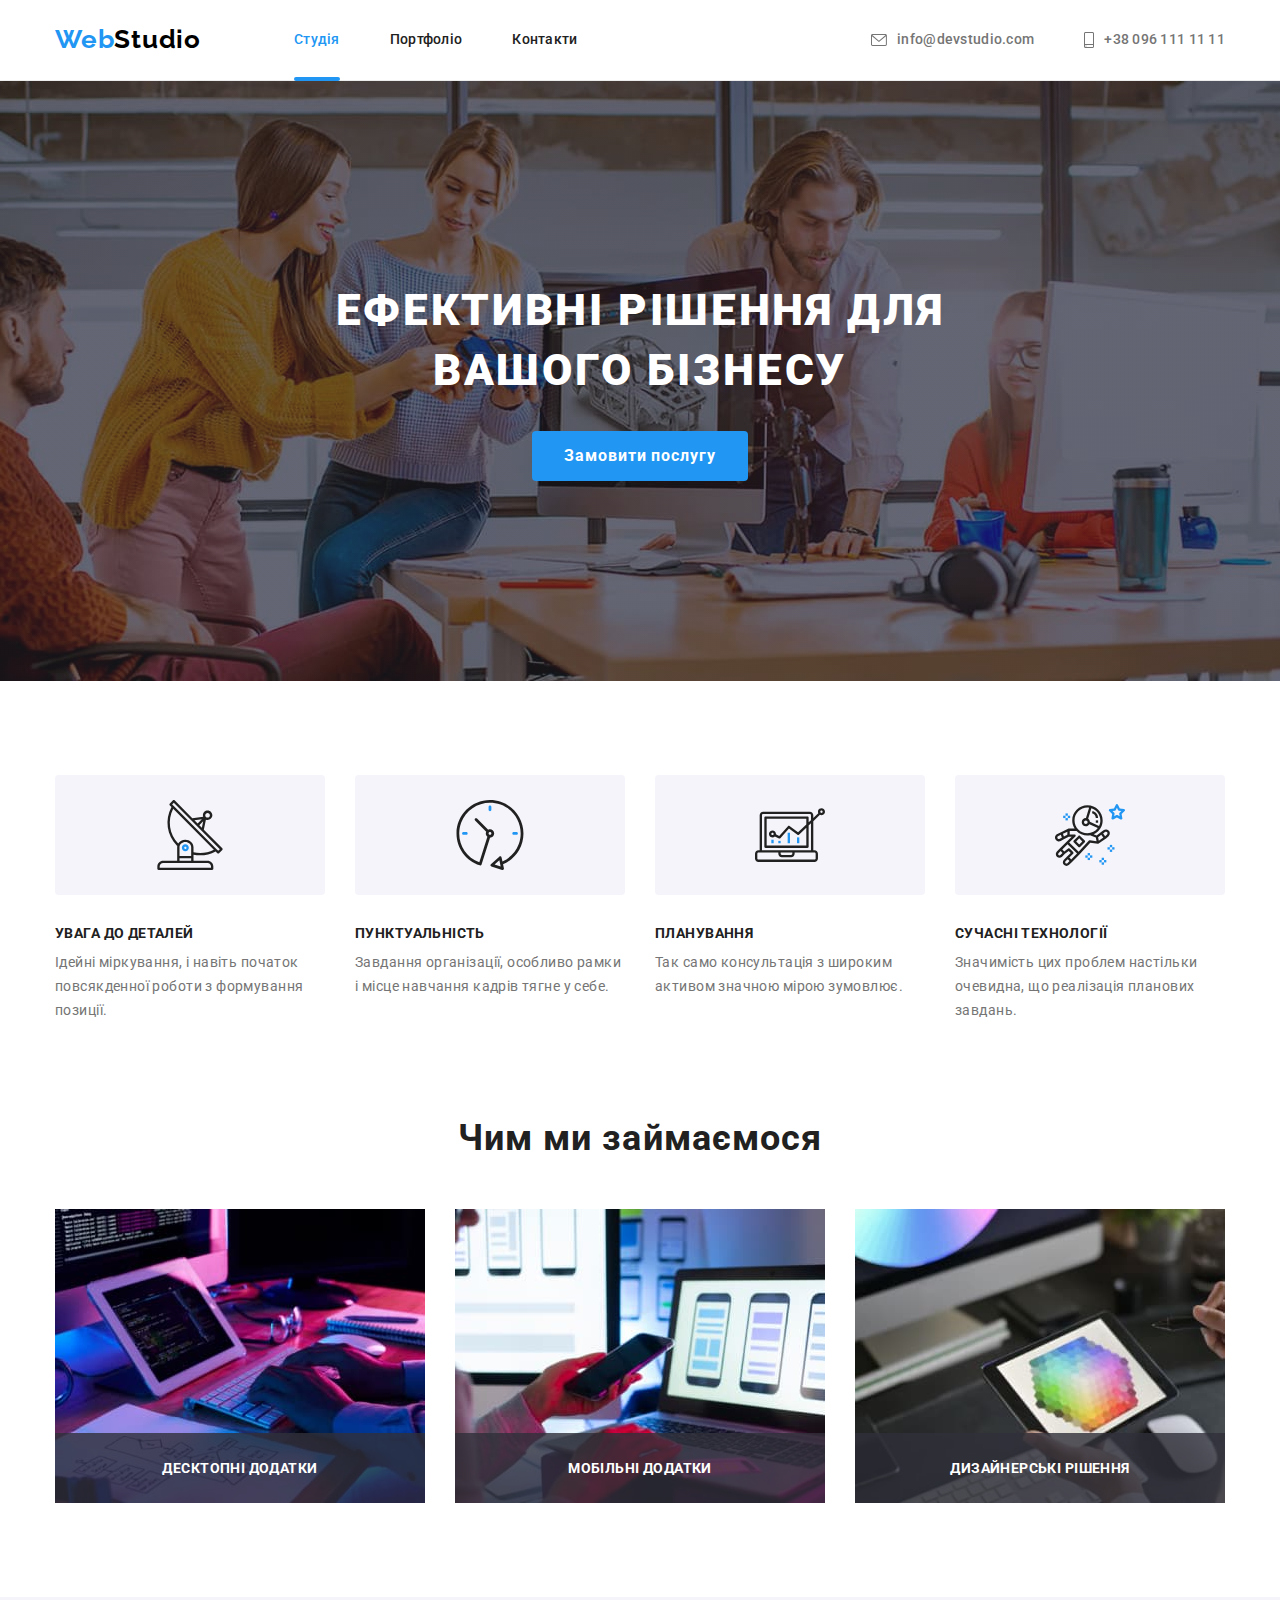
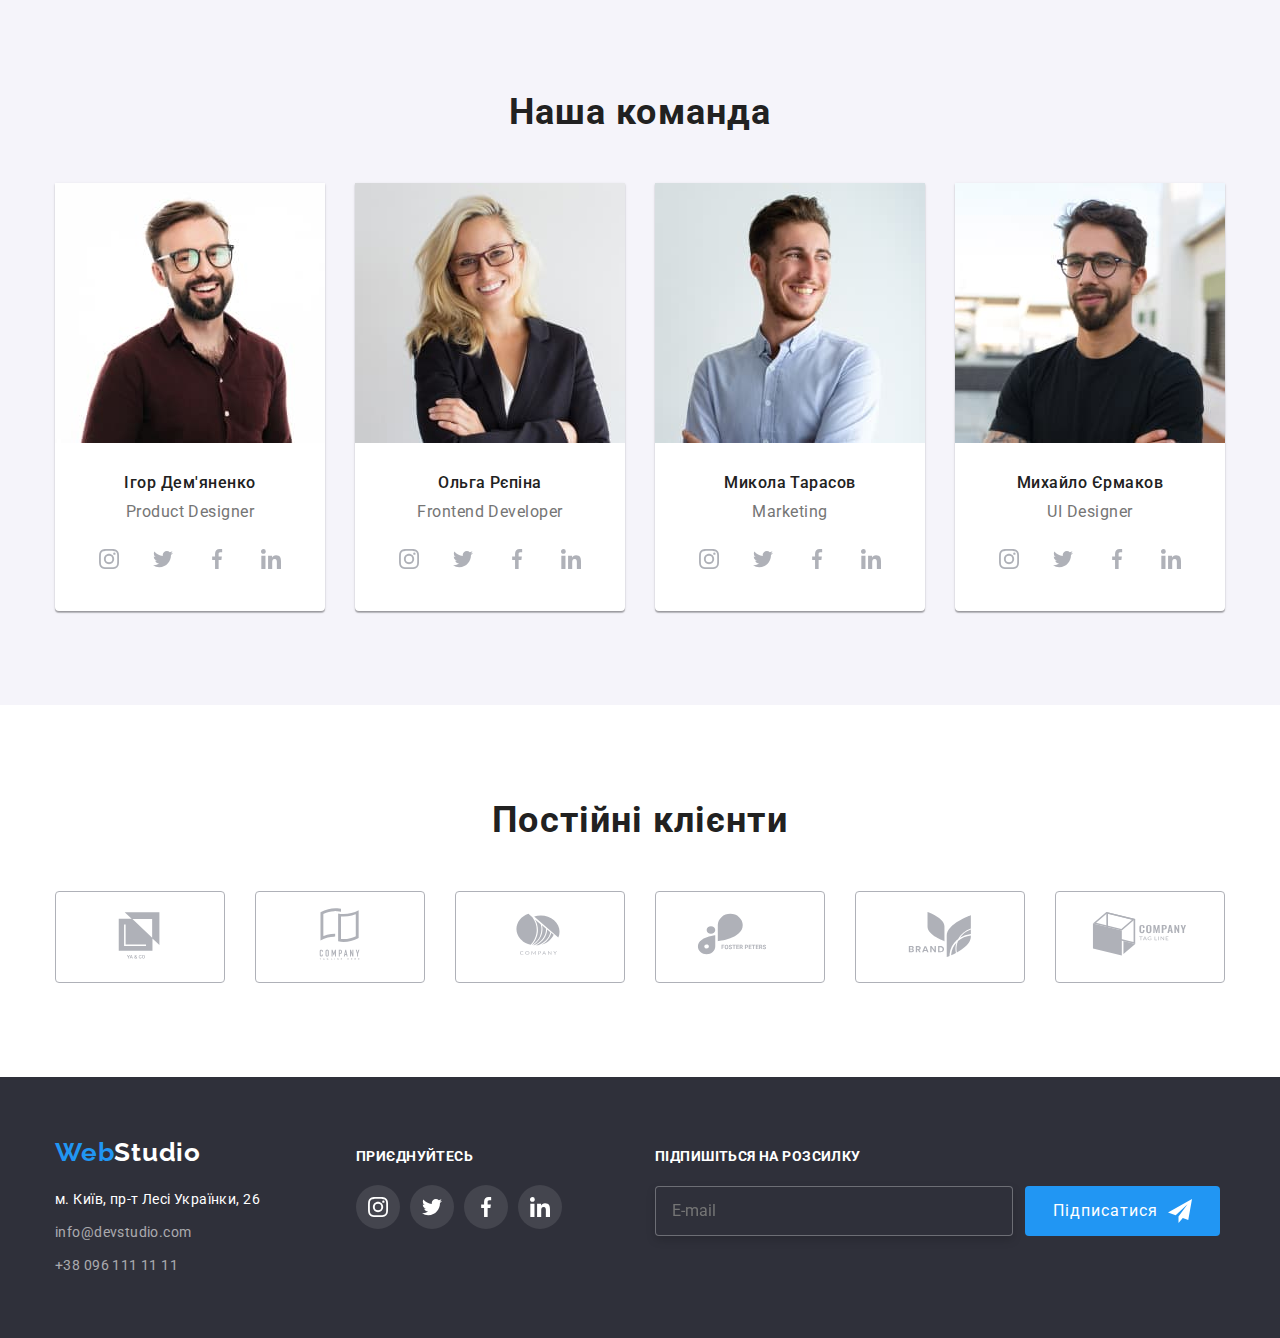
<file: index.html>
<!DOCTYPE html>
<html lang="uk">
  <head>
    <meta charset="UTF-8" />
    <meta http-equiv="X-UA-Compatible" content="IE=edge" />
    <meta name="viewport" content="width=device-width, initial-scale=1.0" />
    <title>Document</title>
    <link
      href="https://fonts.googleapis.com/css2?family=Raleway:wght@700&family=Roboto:wght@400;500;700;900&display=swap"
      rel="stylesheet"
    />
    <link
      rel="stylesheet"
      href="https://cdnjs.cloudflare.com/ajax/libs/modern-normalize/1.1.0/modern-normalize.min.css"
    />
    <link rel="stylesheet" href="./css/styles.css" />
  </head>
  <body>
    <!-- Хедер -->

    <header class="heder">
      <div class="container heder-container">
        <nav class="heder-nav">
          <a href="./index.html" class="logo">
            Web<span class="logo-title-black">Studio</span>
          </a>
          <ul class="site-nav list">
            <li class="item">
              <a href="./index.html" class="linc current">Студія</a>
            </li>
            <li class="item">
              <a href="./portfolio.html" class="linc">Портфоліо</a>
            </li>
            <li class="item">
              <a href="#" class="linc">Контакти</a>
            </li>
          </ul>
        </nav>
        <ul class="contact-nav list">
          <li class="item">
            <a href="mailto:info@devstudio.com " class="contact">
              <svg class="contact-icon" width="16" height="12">
                <use href="./images/icons.svg#icon-envelope"></use>
              </svg>

              info@devstudio.com</a
            >
          </li>
          <li class="item">
            <a href="tel:+380961111111" class="contact">
              <svg class="contact-icon" width="10" height="16">
                <use href="./images/icons.svg#icon-smartphone"></use>
              </svg>

              +38 096 111 11 11</a
            >
          </li>
        </ul>
      </div>
    </header>
    <main>
      <!--Герой-->

      <section class="hero">
        <div class="container">
          <h1 class="hero-title">Ефективні рішення для вашого бізнесу</h1>

          <button data-modal-open class="hero-button" type="button">
            Замовити послугу
          </button>
        </div>
      </section>

      <!--Наші особливості-->

      <section class="section">
        <div class="container">
          <h2 class="visually-hidden">Наші особливості</h2>

          <ul class="features list">
            <li class="item">
              <h3 class="element-title">Увага до деталей</h3>
              <p class="text">
                Ідейні міркування, і навіть початок повсякденної роботи з
                формування позиції.
              </p>
            </li>

            <li class="item">
              <h3 class="element-title">Пунктуальність</h3>
              <p class="text">
                Завдання організації, особливо рамки і місце навчання кадрів
                тягне у себе.
              </p>
            </li>

            <li class="item">
              <h3 class="element-title">Планування</h3>
              <p class="text">
                Так само консультація з широким активом значною мірою зумовлює.
              </p>
            </li>
            <li class="item">
              <h3 class="element-title">Сучасні технології</h3>
              <p class="text">
                Значимість цих проблем настільки очевидна, що реалізація
                планових завдань.
              </p>
            </li>
          </ul>
        </div>
      </section>

      <!--Чим ми займаємося-->

      <section class="section todo">
        <div class="container">
          <h2 class="section-title">Чим ми займаємося</h2>

          <ul class="list trade">
            <li class="item">
              <img
                src="./images/3-1.jpg"
                alt="Людина працює за комп'ютером"
                width="370"
              />
              <h3 class="todo-title">Десктопні додатки</h3>
            </li>
            <li class="item">
              <img
                src="./images/3-2.jpg"
                alt="Людина працює зі смартфоном"
                width="370"
              />
              <h3 class="todo-title">Мобільні додатки</h3>
            </li>
            <li class="item">
              <img
                src="./images/3-3.jpg"
                alt="Людина працює на планшеті"
                width="370"
              />
              <h3 class="todo-title">Дизайнерські рішення</h3>
            </li>
          </ul>
        </div>
      </section>

      <!--Наша команда-->

      <section class="section team">
        <div class="container">
          <h2 class="section-title">Наша команда</h2>
          <ul class="members list">
            <li class="fon-tim">
              <img
                src="./images/4-1.jpg"
                alt="Чоловік у червоній сорочці"
                width="270"
              />
              <div class="info-tim">
                <h3 class="title-tim">Ігор Дем'яненко</h3>
                <p class="text-tim">Product Designer</p>
                <ul class="social-list list">
                  <li class="item">
                    <a class="social-linc" href="#"
                      ><svg class="social-icon" width="20" height="20">
                        <use
                          href="./images/icons.svg#icon-instagram-2"
                        ></use></svg
                    ></a>
                  </li>
                  <li class="item">
                    <a class="social-linc" href="#"
                      ><svg class="social-icon" width="20" height="20">
                        <use
                          href="./images/icons.svg#icon-twitter-1"
                        ></use></svg
                    ></a>
                  </li>
                  <li class="item">
                    <a class="social-linc" href="#"
                      ><svg class="social-icon" width="20" height="20">
                        <use
                          href="./images/icons.svg#icon-facebook-1"
                        ></use></svg
                    ></a>
                  </li>
                  <li class="item">
                    <a class="social-linc" href="#"
                      ><svg class="social-icon" width="20" height="20">
                        <use
                          href="./images/icons.svg#icon-linkedin-1"
                        ></use></svg
                    ></a>
                  </li>
                </ul>
              </div>
            </li>
            <li class="fon-tim">
              <img src="./images/4-2.jpg" alt="Ефектна блондинка" width="270" />
              <div class="info-tim">
                <h3 class="title-tim">Ольга Рєпіна</h3>
                <p class="text-tim">Frontend Developer</p>
                <ul class="social-list list">
                  <li class="item">
                    <a class="social-linc" href="#"
                      ><svg class="social-icon" width="20" height="20">
                        <use
                          href="./images/icons.svg#icon-instagram-2"
                        ></use></svg
                    ></a>
                  </li>
                  <li class="item">
                    <a class="social-linc" href="#"
                      ><svg class="social-icon" width="20" height="20">
                        <use
                          href="./images/icons.svg#icon-twitter-1"
                        ></use></svg
                    ></a>
                  </li>
                  <li class="item">
                    <a class="social-linc" href="#"
                      ><svg class="social-icon" width="20" height="20">
                        <use
                          href="./images/icons.svg#icon-facebook-1"
                        ></use></svg
                    ></a>
                  </li>
                  <li class="item">
                    <a class="social-linc" href="#"
                      ><svg class="social-icon" width="20" height="20">
                        <use
                          href="./images/icons.svg#icon-linkedin-1"
                        ></use></svg
                    ></a>
                  </li>
                </ul>
              </div>
            </li>
            <li class="fon-tim">
              <img
                src="./images/4-3.jpg"
                alt="Чоловік у білій сорочці"
                width="270"
              />
              <div class="info-tim">
                <h3 class="title-tim">Микола Тарасов</h3>
                <p class="text-tim">Marketing</p>
                <ul class="social-list list">
                  <li class="item">
                    <a class="social-linc" href="#"
                      ><svg class="social-icon" width="20" height="20">
                        <use
                          href="./images/icons.svg#icon-instagram-2"
                        ></use></svg
                    ></a>
                  </li>
                  <li class="item">
                    <a class="social-linc" href="#"
                      ><svg class="social-icon" width="20" height="20">
                        <use
                          href="./images/icons.svg#icon-twitter-1"
                        ></use></svg
                    ></a>
                  </li>
                  <li class="item">
                    <a class="social-linc" href="#"
                      ><svg class="social-icon" width="20" height="20">
                        <use
                          href="./images/icons.svg#icon-facebook-1"
                        ></use></svg
                    ></a>
                  </li>
                  <li class="item">
                    <a class="social-linc" href="#"
                      ><svg class="social-icon" width="20" height="20">
                        <use
                          href="./images/icons.svg#icon-linkedin-1"
                        ></use></svg
                    ></a>
                  </li>
                </ul>
              </div>
            </li>
            <li class="fon-tim">
              <img
                src="./images/4-4.jpg"
                alt="Чоловік у чорній футболці"
                width="270"
              />
              <div class="info-tim">
                <h3 class="title-tim">Михайло Єрмаков</h3>
                <p class="text-tim">UI Designer</p>
                <ul class="social-list list">
                  <li class="item">
                    <a class="social-linc" href="#"
                      ><svg class="social-icon" width="20" height="20">
                        <use
                          href="./images/icons.svg#icon-instagram-2"
                        ></use></svg
                    ></a>
                  </li>
                  <li class="item">
                    <a class="social-linc" href="#"
                      ><svg class="social-icon" width="20" height="20">
                        <use
                          href="./images/icons.svg#icon-twitter-1"
                        ></use></svg
                    ></a>
                  </li>
                  <li class="item">
                    <a class="social-linc" href="#"
                      ><svg class="social-icon" width="20" height="20">
                        <use
                          href="./images/icons.svg#icon-facebook-1"
                        ></use></svg
                    ></a>
                  </li>
                  <li class="item">
                    <a class="social-linc" href="#"
                      ><svg class="social-icon" width="20" height="20">
                        <use
                          href="./images/icons.svg#icon-linkedin-1"
                        ></use></svg
                    ></a>
                  </li>
                </ul>
              </div>
            </li>
          </ul>
        </div>
      </section>
      <!-- Постійні клієнти -->
      <section class="section">
        <div class="container">
          <h2 class="section-title">Постійні клієнти</h2>

          <ul class="client-list list">
            <li class="item">
              <a class="client-linc" href="#"
                ><span class="client-img"
                  ><svg class="client-icon" width="106" height="60">
                    <use
                      href="./images/icons.svg#icon-client-1"
                    ></use></svg></span
              ></a>
            </li>
            <li class="item">
              <a class="client-linc" href="#"
                ><span class="client-img"
                  ><svg class="client-icon" width="106" height="60">
                    <use
                      href="./images/icons.svg#icon-client-2"
                    ></use></svg></span
              ></a>
            </li>
            <li class="item">
              <a class="client-linc" href="#"
                ><span class="client-img"
                  ><svg class="client-icon" width="106" height="60">
                    <use
                      href="./images/icons.svg#icon-client-3"
                    ></use></svg></span
              ></a>
            </li>
            <li class="item">
              <a class="client-linc" href="#"
                ><span class="client-img"
                  ><svg class="client-icon" width="106" height="60">
                    <use
                      href="./images/icons.svg#icon-client-4"
                    ></use></svg></span
              ></a>
            </li>
            <li class="item">
              <a class="client-linc" href="#"
                ><span class="client-img"
                  ><svg class="client-icon" width="106" height="60">
                    <use
                      href="./images/icons.svg#icon-client-5"
                    ></use></svg></span
              ></a>
            </li>
            <li class="item">
              <a class="client-linc" href="#"
                ><span class="client-img"
                  ><svg class="client-icon" width="106" height="60">
                    <use
                      href="./images/icons.svg#icon-client-6"
                    ></use></svg></span
              ></a>
            </li>
          </ul>
        </div>
      </section>
    </main>
    <footer class="footer">
      <div class="container">
        <div class="footer-nav">
          <div class="footer-bar">
            <div class="logo-footer">
              <a href="./index.html" class="logo"
                >Web<span class="title-logo-light">Studio</span>
              </a>
            </div>
            <address class="adress-nav">
              <ul class="list footer-adress">
                <li class="item">
                  <a
                    href="https://goo.gl/maps/hLnJLnm5KdbcXGnV6"
                    target="_blank"
                    rel="noopener noreferrer nofollow"
                    class="adress map"
                    >м. Київ, пр-т Лесі Українки, 26</a
                  >
                </li>
                <li class="item">
                  <a href="mailto:info@devstudio.com " class="adress"
                    >info@devstudio.com</a
                  >
                </li>
                <li class="item">
                  <a href="tel:+380961111111" class="adress"
                    >+38 096 111 11 11</a
                  >
                </li>
              </ul>
            </address>
          </div>

          <div class="social-footer">
            <h3 class="social-title-footer">Приєднуйтесь</h3>
            <ul class="social-list-footer list">
              <li class="item">
                <a class="social-linc-footer" href="#"
                  ><svg class="social-icon" width="20" height="20">
                    <use href="./images/icons.svg#icon-instagram-2"></use>
                  </svg>
                </a>
              </li>
              <li class="item">
                <a class="social-linc-footer" href="#"
                  ><svg class="social-icon" width="20" height="20">
                    <use href="./images/icons.svg#icon-twitter-1"></use>
                  </svg>
                </a>
              </li>
              <li class="item">
                <a class="social-linc-footer" href="#"
                  ><svg class="social-icon" width="20" height="20">
                    <use href="./images/icons.svg#icon-facebook-1"></use>
                  </svg>
                </a>
              </li>
              <li class="item">
                <a class="social-linc-footer" href="#"
                  ><svg class="social-icon" width="20" height="20">
                    <use href="./images/icons.svg#icon-linkedin-1"></use>
                  </svg>
                </a>
              </li>
            </ul>
          </div>

          <form class="form-footer">
            <b class="form-footer-title">Підпишіться на розсилку</b>

            <div class="form-footer-field">
              <input
                class="form-footer-input"
                type="email"
                name="email"
                id="email-footer"
                placeholder="E-mail"
              />

              <button class="form-footer-button" type="submit">
                Підписатися
              </button>
              <svg class="form-footer-icon" width="24" height="24">
                <use href="./images/icons.svg#icon-send"></use>
              </svg>
            </div>
          </form>
        </div>
      </div>
    </footer>

    <div class="backdrop is-hidden" data-modal>
      <div class="modal">
        <button data-modal-close class="close-button" type="button">
          <svg class="close-button-icon" width="18" height="18">
            <use href="./images/icons.svg#icon-close-black"></use>
          </svg>
        </button>
        <form class="form">
          <b class="form-title">Залиште свої дані, ми вам передзвонимо</b>

          <div class="form-field">
            <label class="form-label" for="name">Ім'я</label>
            <div class="form-decor">
              <input class="form-input" type="text" name="name" id="name" />
              <svg class="form-icon" width="18" height="18">
                <use href="./images/icons.svg#icon-person-black-18dp"></use>
              </svg>
            </div>
          </div>

          <div class="form-field">
            <label class="form-label" for="tel">Телефон</label>
            <div class="form-decor">
              <input class="form-input" type="tel" name="tel" id="tel" />
              <svg class="form-icon" width="18" height="18">
                <use href="./images/icons.svg#icon-phone-black-18dp"></use>
              </svg>
            </div>
          </div>

          <div class="form-field">
            <label class="form-label" for="email">Пошта</label>
            <div class="form-decor">
              <input class="form-input" type="email" name="email" id="email" />
              <svg class="form-icon" width="18" height="18">
                <use href="./images/icons.svg#icon-email-black-18dp"></use>
              </svg>
            </div>
          </div>

          <div class="form-field">
            <label class="form-label" for="comment">Коментар</label>
            <textarea
              class="form-textarea"
              name="comment"
              id="comment"
              placeholder="Введіть текст"
            ></textarea>
          </div>

          <div class="custom-checkbox">
            <label class="checkbox-label" for="checkbox-modal">
              <input
                class="checkbox-input visually-hidden"
                type="checkbox"
                name="checkbox-modal"
                id="checkbox-modal"
              />

              <svg class="checkbox-icon" width="16" height="15">
                <use href="./images/icons.svg#icon-check"></use>
              </svg>
              Погоджуюся з розсилкою та приймаю
              <a class="checkbox-linc" href="#"> Умови договору</a></label
            >
          </div>

          <button class="form-button" type="submit">Відправити</button>
        </form>
      </div>
    </div>
    <script src="./js/modal.js"></script>
  </body>
</html>
</file>
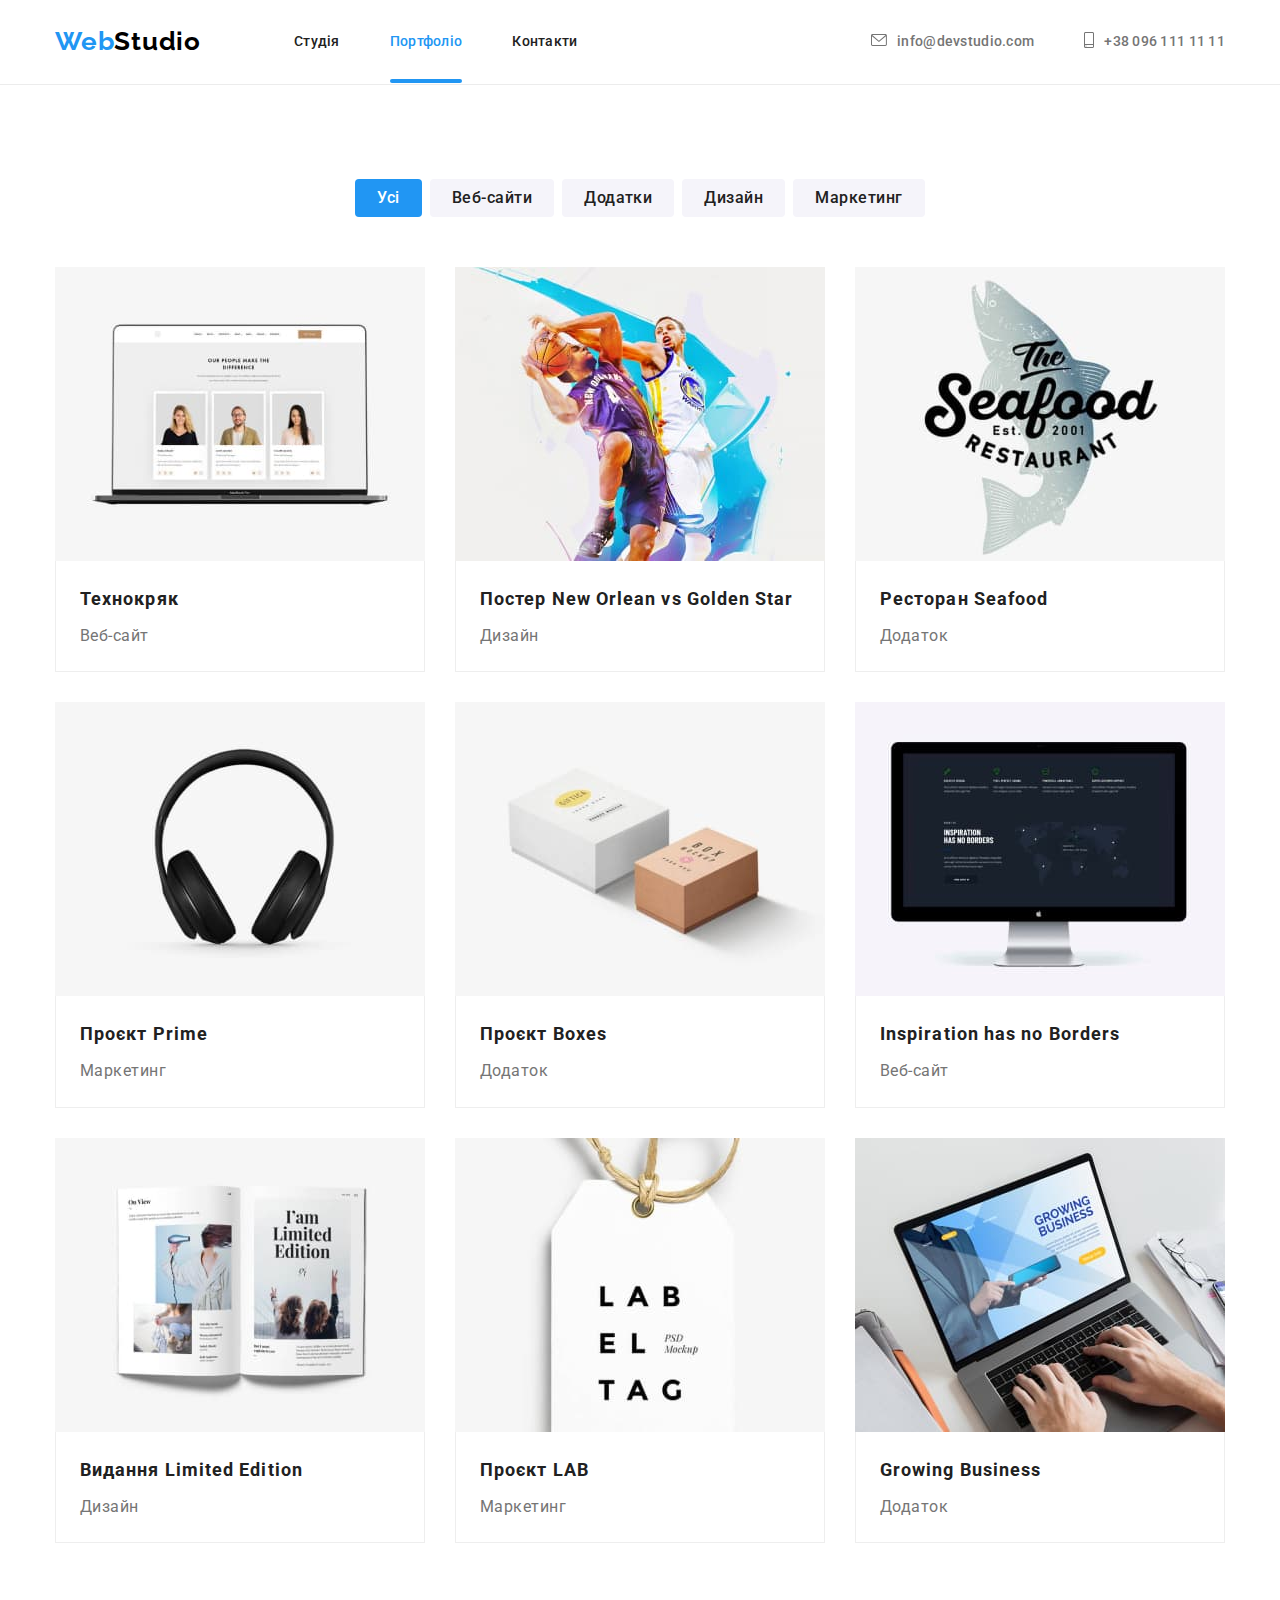
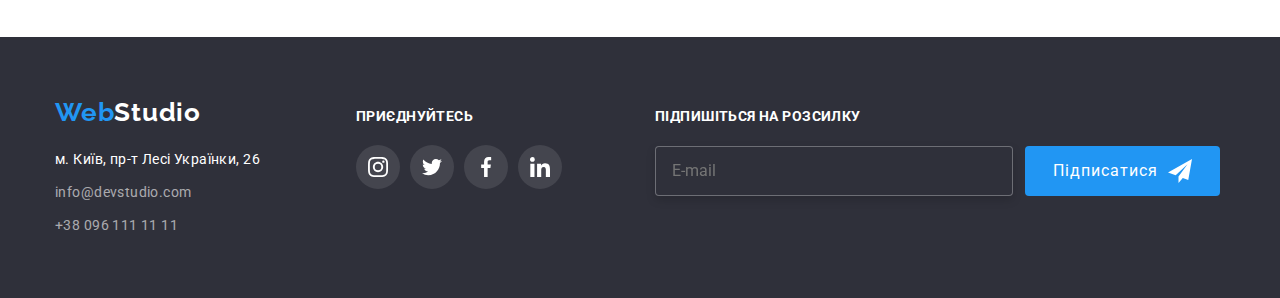
<file: portfolio.html>
<!DOCTYPE html>
<html lang="uk">
  <head>
    <meta charset="UTF-8" />
    <meta http-equiv="X-UA-Compatible" content="IE=edge" />
    <meta name="viewport" content="width=device-width, initial-scale=1.0" />
    <title>Document</title>
    <link
      href="https://fonts.googleapis.com/css2?family=Raleway:wght@700&family=Roboto:wght@400;500;700;900&display=swap"
      rel="stylesheet"
    />
    <link
      rel="stylesheet"
      href="https://cdnjs.cloudflare.com/ajax/libs/modern-normalize/1.1.0/modern-normalize.min.css"
    />
    <link rel="stylesheet" href="./css/styles.css" />
  </head>

  <body>
    <header class="heder">
      <div class="container heder-container">
        <nav class="heder-nav">
          <a href="./index.html" class="logo">
            Web<span class="logo-title-black">Studio</span>
          </a>
          <ul class="site-nav list">
            <li class="item">
              <a href="./index.html" class="linc">Студія</a>
            </li>
            <li class="item">
              <a href="./portfolio.html" class="linc current">Портфоліо</a>
            </li>
            <li class="item">
              <a href="#" class="linc">Контакти</a>
            </li>
          </ul>
        </nav>
        <ul class="contact-nav list">
          <li class="item">
            <a href="mailto:info@devstudio.com " class="contact"
              ><div class="contact-icon">
                <svg width="16" height="12">
                  <use href="./images/icons.svg#icon-envelope"></use>
                </svg>
              </div>
              info@devstudio.com</a
            >
          </li>
          <li class="item">
            <a href="tel:+380961111111" class="contact">
              <div class="contact-icon">
                <svg width="10" height="16">
                  <use href="./images/icons.svg#icon-smartphone"></use>
                </svg>
              </div>
              +38 096 111 11 11</a
            >
          </li>
        </ul>
      </div>
    </header>
    <main>
      <!--Наші роботи-->
      <section class="section">
        <div class="container">
          <h1 class="visually-hidden">Наші роботи</h1>
          <ul class="portfolio-filter list">
            <li class="item">
              <button class="filter-button current" type="button">Усі</button>
            </li>
            <li class="item">
              <button class="filter-button" type="button">Веб-сайти</button>
            </li>
            <li class="item">
              <button class="filter-button" type="button">Додатки</button>
            </li>
            <li class="item">
              <button class="filter-button" type="button">Дизайн</button>
            </li>
            <li class="item">
              <button class="filter-button" type="button">Маркетинг</button>
            </li>
          </ul>

          <ul class="portfolio list">
            <li class="item">
              <a href="#" class="project"
                ><div class="portfolio-overlay">
                  <img
                    src="./images/portfolio-1.jpg"
                    alt="Ноутбук з відкритим
              сайтом"
                    width="370"
                  />

                  <p class="overlay-text">
                    Ресурс пропонує комплексні пропозиції з різним рівнем
                    функціоналу та сервісів. Все це дозволить відвідувачу
                    отримати вичерпні відомості про компанію чи приватну особу.
                  </p>
                </div>

                <div class="portfolio-info">
                  <h2 class="portfolio-title">Технокряк</h2>
                  <p class="portfolio-text">Веб-сайт</p>
                </div>
              </a>
            </li>
            <li class="item">
              <a href="#" class="project">
                <div class="portfolio-overlay">
                  <img
                    src="./images/portfolio-2.jpg"
                    alt="Гра в баскетбол"
                    width="370"
                  />

                  <p class="overlay-text">
                    Ресурс пропонує комплексні пропозиції з різним рівнем
                    функціоналу та сервісів. Все це дозволить відвідувачу
                    отримати вичерпні відомості про компанію чи приватну особу.
                  </p>
                </div>

                <div class="portfolio-info">
                  <h2 class="portfolio-title">
                    Постер New Orlean vs Golden Star
                  </h2>
                  <p class="portfolio-text">Дизайн</p>
                </div>
              </a>
            </li>

            <li class="item">
              <a href="#" class="project"
                ><div class="portfolio-overlay">
                  <img
                    src="./images/portfolio-3.jpg"
                    alt="Емблема ресторану"
                    width="370"
                  />

                  <p class="overlay-text">
                    Ресурс пропонує комплексні пропозиції з різним рівнем
                    функціоналу та сервісів. Все це дозволить відвідувачу
                    отримати вичерпні відомості про компанію чи приватну особу.
                  </p>
                </div>

                <div class="portfolio-info">
                  <h2 class="portfolio-title">Ресторан Seafood</h2>
                  <p class="portfolio-text">Додаток</p>
                </div>
              </a>
            </li>

            <li class="item">
              <a href="#" class="project"
                ><div class="portfolio-overlay">
                  <img
                    src="./images/portfolio-4.jpg"
                    alt="Навушники"
                    width="370"
                  />

                  <p class="overlay-text">
                    Ресурс пропонує комплексні пропозиції з різним рівнем
                    функціоналу та сервісів. Все це дозволить відвідувачу
                    отримати вичерпні відомості про компанію чи приватну особу.
                  </p>
                </div>
                <div class="portfolio-info">
                  <h2 class="portfolio-title">Проєкт Prime</h2>
                  <p class="portfolio-text">Маркетинг</p>
                </div>
              </a>
            </li>
            <li class="item">
              <a href="#" class="project"
                ><div class="portfolio-overlay">
                  <img
                    src="./images/portfolio-5.jpg"
                    alt="Дві коробки"
                    width="370"
                  />

                  <p class="overlay-text">
                    Ресурс пропонує комплексні пропозиції з різним рівнем
                    функціоналу та сервісів. Все це дозволить відвідувачу
                    отримати вичерпні відомості про компанію чи приватну особу.
                  </p>
                </div>
                <div class="portfolio-info">
                  <h2 class="portfolio-title">Проєкт Boxes</h2>
                  <p class="portfolio-text">Додаток</p>
                </div>
              </a>
            </li>
            <li class="item">
              <a href="#" class="project"
                ><div class="portfolio-overlay">
                  <img
                    src="./images/portfolio-6.jpg"
                    alt="Монітор з відкритим
              сайтом"
                    width="370"
                  />

                  <p class="overlay-text">
                    Ресурс пропонує комплексні пропозиції з різним рівнем
                    функціоналу та сервісів. Все це дозволить відвідувачу
                    отримати вичерпні відомості про компанію чи приватну особу.
                  </p>
                </div>
                <div class="portfolio-info">
                  <h2 class="portfolio-title">Inspiration has no Borders</h2>
                  <p class="portfolio-text">Веб-сайт</p>
                </div>
              </a>
            </li>
            <li class="item">
              <a href="#" class="project"
                ><div class="portfolio-overlay">
                  <img
                    src="./images/portfolio-7.jpg"
                    alt="Відкрита книга"
                    width="370"
                  />

                  <p class="overlay-text">
                    Ресурс пропонує комплексні пропозиції з різним рівнем
                    функціоналу та сервісів. Все це дозволить відвідувачу
                    отримати вичерпні відомості про компанію чи приватну особу.
                  </p>
                </div>
                <div class="portfolio-info">
                  <h2 class="portfolio-title">Видання Limited Edition</h2>
                  <p class="portfolio-text">Дизайн</p>
                </div>
              </a>
            </li>
            <li class="item">
              <a href="#" class="project"
                ><div class="portfolio-overlay">
                  <img
                    src="./images/portfolio-8.jpg"
                    alt="Бірка з логотипом
              проєкту"
                    width="370"
                  />

                  <p class="overlay-text">
                    Ресурс пропонує комплексні пропозиції з різним рівнем
                    функціоналу та сервісів. Все це дозволить відвідувачу
                    отримати вичерпні відомості про компанію чи приватну особу.
                  </p>
                </div>
                <div class="portfolio-info">
                  <h2 class="portfolio-title">Проєкт LAB</h2>
                  <p class="portfolio-text">Маркетинг</p>
                </div>
              </a>
            </li>
            <li class="item">
              <a href="#" class="project"
                ><div class="portfolio-overlay">
                  <img
                    src="./images/portfolio-9.jpg"
                    alt="Людина працює на
              ноутбуці"
                    width="370"
                  />

                  <p class="overlay-text">
                    Ресурс пропонує комплексні пропозиції з різним рівнем
                    функціоналу та сервісів. Все це дозволить відвідувачу
                    отримати вичерпні відомості про компанію чи приватну особу.
                  </p>
                </div>

                <div class="portfolio-info">
                  <h2 class="portfolio-title">Growing Business</h2>
                  <p class="portfolio-text">Додаток</p>
                </div>
              </a>
            </li>
          </ul>
        </div>
      </section>
    </main>
    <footer class="footer">
      <div class="container">
        <div class="footer-nav">
          <div class="footer-bar">
            <div class="logo-footer">
              <a href="./index.html" class="logo"
                >Web<span class="title-logo-light">Studio</span>
              </a>
            </div>
            <address class="adress-nav">
              <ul class="list footer-adress">
                <li class="item">
                  <a
                    href="https://goo.gl/maps/hLnJLnm5KdbcXGnV6"
                    target="_blank"
                    rel="noopener noreferrer nofollow"
                    class="adress map"
                    >м. Київ, пр-т Лесі Українки, 26</a
                  >
                </li>
                <li class="item">
                  <a href="mailto:info@devstudio.com " class="adress"
                    >info@devstudio.com</a
                  >
                </li>
                <li class="item">
                  <a href="tel:+380961111111" class="adress"
                    >+38 096 111 11 11</a
                  >
                </li>
              </ul>
            </address>
          </div>

          <div class="social-footer">
            <h3 class="social-title-footer">Приєднуйтесь</h3>
            <ul class="social-list-footer list">
              <li class="item">
                <a class="social-linc-footer" href="#"
                  ><svg class="social-icon" width="20" height="20">
                    <use href="./images/icons.svg#icon-instagram-2"></use>
                  </svg>
                </a>
              </li>
              <li class="item">
                <a class="social-linc-footer" href="#"
                  ><svg class="social-icon" width="20" height="20">
                    <use href="./images/icons.svg#icon-twitter-1"></use>
                  </svg>
                </a>
              </li>
              <li class="item">
                <a class="social-linc-footer" href="#"
                  ><svg class="social-icon" width="20" height="20">
                    <use href="./images/icons.svg#icon-facebook-1"></use>
                  </svg>
                </a>
              </li>
              <li class="item">
                <a class="social-linc-footer" href="#"
                  ><svg class="social-icon" width="20" height="20">
                    <use href="./images/icons.svg#icon-linkedin-1"></use>
                  </svg>
                </a>
              </li>
            </ul>
          </div>

          <form class="form-footer">
            <b class="form-footer-title">Підпишіться на розсилку</b>

            <div class="form-footer-field">
              <input
                class="form-footer-input"
                type="email"
                name="email"
                id="email-footer"
                placeholder="E-mail"
              />

              <button class="form-footer-button" type="submit">
                Підписатися
              </button>
              <svg class="form-footer-icon" width="24" height="24">
                <use href="./images/icons.svg#icon-send"></use>
              </svg>
            </div>
          </form>
        </div>
      </div>
    </footer>
  </body>
</html>
</file>
<file: css/styles.css>
/* Основний колір тексту #757575 */
/* Другорядний колір тексту #212121 */
/* Білий #FFFFFF*/
/* Чорний #000000/
/* Синій #2196F3 */
/* Акцент #2196F3*/
/* Колір фону героя #2F303A  */
/* Другорядний колір фону #F5F4FA  */

html {
  box-sizing: border-box;
}

*,
*::before,
*::after {
  box-sizing: inherit;
}

:root {
  --primary-text-color: #757575;
  --secondary-text-color: #212121;
  --accent: #2196f3;
  --hero-background-color: #2f303a;
  --secondary-background-color: #f5f4fa;
  --white-color: #ffffff;
  --black-color: #000000;
  --bhero-button-active: #188ce8;
  --primary-icon-color: #afb1b8;
}

body {
  color: var(--primary-text-color);
  background-color: var(--white-color);
  font-family: Roboto, sans-serif;
}

.container {
  width: 1200px;

  margin-left: auto;
  margin-right: auto;
  padding-right: 15px;
  padding-left: 15px;
}

.section {
  padding: 94px 0;
}

/* Утиліти */

h1,
h2,
h3,
h4,
h5,
h6,
p,
ul {
  margin-top: 0;
  margin-bottom: 0;
  padding: 0;
}

.list {
  list-style: none;
}

img {
  display: block;
  max-width: 100%;
  height: auto;
  object-fit: cover;
}

/* Хедер */

.heder {
  border-bottom: 1px solid #ececec;
}

.heder-container {
  display: flex;
  align-items: center;
  justify-content: space-between;
}

.heder-nav {
  display: flex;
  align-items: center;
}

.logo,
.logo-footer {
  color: var(--accent);
  font-family: Raleway, sans-serif;
  font-weight: 700;
  font-size: 26px;
  line-height: 1.2;
  letter-spacing: 0.03em;
  text-decoration: none;
}

.logo-title-black {
  color: var(--black-color);
}

.site-nav {
  display: flex;
  margin-left: 93px;
}

.site-nav .item:not(:last-child) {
  margin-right: 50px;
}

.site-nav .linc {
  display: block;
  padding-bottom: 32px;
  padding-top: 32px;

  color: var(--secondary-text-color);
  font-weight: 500;
  font-size: 14px;
  line-height: 1.14;
  letter-spacing: 0.02em;
  text-decoration: none;

  transition-property: color;
  transition-duration: 250ms;
  transition-timing-function: cubic-bezier(0.4, 0, 0.2, 1);
}

.site-nav .linc:hover,
.site-nav .linc:focus {
  color: var(--accent);
}

.site-nav .linc.current {
  color: var(--accent);
  position: relative;
}
.site-nav .linc.current::after {
  content: "";
  position: absolute;
  display: block;
  background-color: var(--accent);
  width: 100%;
  height: 4px;
  border-radius: 2px;
  bottom: -1px;
  right: 0px;
}

.contact-nav {
  display: flex;
}

.contact-nav .item:not(:last-child) {
  margin-right: 50px;
}

.contact-nav .contact {
  fill: currentColor;
  display: inline-flex;
  height: 100%;
  align-items: center;
  padding-bottom: 32px;
  padding-top: 32px;
  color: var(--primary-text-color);
  font-weight: 500;
  font-size: 14px;
  line-height: 1.14;
  letter-spacing: 0.02em;
  text-decoration: none;

  transition-property: color;
  transition-duration: 250ms;
  transition-timing-function: cubic-bezier(0.4, 0, 0.2, 1);
}

.contact-nav .contact:hover,
.contact-nav .contact:focus {
  color: var(--accent);
}

.contact-icon {
  margin-right: 10px;
}
/* Герой */

.hero {
  color: var(--white-color);
  background-color: var(--hero-background-color);
  text-align: center;

  padding-top: 200px;
  padding-bottom: 200px;
  max-width: 1600px;
  height: 600px;
  margin-left: auto;
  margin-right: auto;
  background-image: linear-gradient(
      rgba(47, 48, 58, 0.4),
      rgba(47, 48, 58, 0.4)
    ),
    url(../images/hero-fon.jpg);
  background-size: cover;
  background-repeat: no-repeat;
  background-position: center;
}

.hero-title {
  margin-left: auto;
  margin-right: auto;
  width: 696px;

  margin-bottom: 30px;
  font-weight: 900;
  font-size: 44px;
  line-height: 1.36;
  letter-spacing: 0.06em;
  text-transform: uppercase;
}

.hero-button {
  margin-left: auto;
  margin-right: auto;
  border: 0;
  border-radius: 4px;
  padding: 10px 32px;

  color: var(--white-color);
  background-color: var(--accent);
  cursor: pointer;
  font-family: inherit;
  font-weight: 700;
  font-size: 16px;
  line-height: 1.88;
  letter-spacing: 0.06em;

  transition-property: color;
  transition-duration: 250ms;
  transition-timing-function: cubic-bezier(0.4, 0, 0.2, 1);
}

.hero-button:hover,
.hero-button:focus {
  background-color: var(--bhero-button-active);
}

/* Наші особливості */

.visually-hidden {
  position: absolute;
  white-space: nowrap;
  width: 1px;
  height: 1px;
  overflow: hidden;
  border: 0;
  padding: 0;
  clip: rect(0 0 0 0);
  clip-path: inset(50%);
  margin: -1px;
}

.element-title {
  margin-top: 30px;
  margin-bottom: 10px;
  color: var(--secondary-text-color);
  font-size: 14px;
  line-height: 1.17;
  letter-spacing: 0.03em;
  text-transform: uppercase;
}

.section .text {
  font-size: 14px;
  line-height: 1.7;
  letter-spacing: 0.03em;
}

.features {
  display: flex;
}
.features .item:not(:last-child) {
  margin-right: 30px;
}
.features .item::before {
  display: block;
  content: "";

  background-repeat: no-repeat;
  background-position: center;
  border-radius: 4px;
  background-color: var(--secondary-background-color);

  width: 270px;
  height: 120px;
}
.features .item:nth-child(1)::before {
  background-image: url(../images/antenna.svg);
}

.features .item:nth-child(2):before {
  background-image: url(../images/clock.svg);
}

.features .item:nth-child(3):before {
  background-image: url(../images/diagram.svg);
}
.features .item:nth-child(4):before {
  background-image: url(../images/astronaut.svg);
}
/* Чим ми займаємося */

.section-title {
  text-align: center;
  margin-bottom: 50px;
  color: var(--secondary-text-color);

  font-weight: 700;
  font-size: 36px;
  line-height: 1.17;
  letter-spacing: 0.03em;
}
.section.todo {
  padding-top: 0;
}

.trade {
  display: flex;
}

.trade .item:not(:last-child) {
  margin-right: 30px;
}
.trade .item {
  position: relative;

  width: 370px;
}
.todo-title {
  width: 100%;
  position: absolute;
  bottom: 0;
  right: 0;

  text-align: center;
  padding-top: 27px;
  padding-bottom: 27px;
  color: var(--white-color);
  background-color: rgba(47, 48, 58, 0.8);

  font-size: 14px;
  line-height: 1.17;
  letter-spacing: 0.03em;
  text-transform: uppercase;
}

/* Наша команда */

.team {
  background-color: var(--secondary-background-color);
}
.info-tim {
  padding: 30px;
}

.fon-tim {
  width: 270px;
  background: var(--white-color);
  border-bottom-right-radius: 4px;
  border-bottom-left-radius: 4px;
  box-shadow: 0px 1px 3px rgba(0, 0, 0, 0.12), 0px 1px 1px rgba(0, 0, 0, 0.14),
    0px 2px 1px rgba(0, 0, 0, 0.2);
}

.title-tim {
  text-align: center;
  margin-bottom: 10px;
  color: var(--secondary-text-color);
  font-weight: 500;
  font-size: 16px;
  line-height: 1.19;
  letter-spacing: 0.03em;
}

.text-tim {
  margin-bottom: 16px;
  text-align: center;

  font-size: 16px;
  line-height: 1.19;
  letter-spacing: 0.03em;
}
.social-list {
  display: flex;
  justify-content: center;
  align-items: center;
}

.social-linc {
  display: flex;
  align-items: center;
  justify-content: center;
  border-radius: 50%;
  fill: currentColor;

  width: 44px;
  height: 44px;
  background-color: var(--white-color);
  color: var(--primary-icon-color);

  transition-property: color, background-color;
  transition-duration: 250ms;
  transition-timing-function: cubic-bezier(0.4, 0, 0.2, 1);
}

.social-linc:hover,
.social-linc:focus {
  background-color: var(--accent);
  color: var(--white-color);
}

.social-list .item:not(:last-child) {
  margin-right: 10px;
}

.members {
  display: flex;
  align-items: center;
  justify-content: center;
}
.members .fon-tim:not(:last-child) {
  margin-right: 30px;
}

.social-list.item:not(:last-child) {
  margin-right: 30px;
}

/* Постійні клієнти */

.client-list {
  display: flex;
  align-items: center;
  justify-content: center;
}
.client-list .item:not(:last-child) {
  margin-right: 30px;
}

.client-linc {
  display: flex;
  align-items: center;
  justify-content: center;
  border: 1px solid var(--primary-icon-color);
  border-radius: 4px;
  fill: currentColor;

  color: var(--primary-icon-color);
  width: 170px;
  height: 92px;
  background-color: var(--white-color);

  transition-property: color, background-color, border-color;
  transition-duration: 250ms;
  transition-timing-function: cubic-bezier(0.4, 0, 0.2, 1);
}

.client-linc:hover,
.client-linc:focus {
  background-color: var(--white-color);
  color: var(--accent);
  border-color: var(--accent);
}
/* Нащі роботи */

.portfolio-filter {
  display: flex;
  justify-content: center;
  margin-bottom: 50px;
}

.portfolio-filter .item:not(:last-child) {
  margin-right: 8px;
}

.filter-button {
  border: 0;
  border-radius: 4px;
  padding: 6px 22px;
  cursor: pointer;
  color: var(--secondary-text-color);
  background-color: var(--secondary-background-color);
  font-family: inherit;
  font-weight: 500;
  font-size: 16px;
  line-height: 1.63;
  letter-spacing: 0.03em;

  transition-property: color, background-color, box-shadow;
  transition-duration: 250ms;
  transition-timing-function: cubic-bezier(0.4, 0, 0.2, 1);
}

.filter-button:hover,
.filter-button:focus {
  color: var(--white-color);
  background-color: var(--accent);
  box-shadow: 0px 3px 1px rgba(0, 0, 0, 0.1), 0px 1px 2px rgba(0, 0, 0, 0.08),
    0px 2px 2px rgba(0, 0, 0, 0.12);
}

.filter-button.current {
  color: var(--white-color);
  background-color: var(--accent);
}

.portfolio {
  display: flex;
  flex-wrap: wrap;
}

.portfolio .item {
  width: 370px;
  margin-right: 30px;
  margin-bottom: 30px;
  cursor: pointer;
}
.project {
  display: block;
  text-decoration: none;
  color: inherit;

  transition-property: box-shadow;
  transition-duration: 250ms;
  transition-timing-function: cubic-bezier(0.4, 0, 0.2, 1);
}

.portfolio .project:hover,
.portfolio .project:focus {
  box-shadow: 0px 1px 1px rgba(0, 0, 0, 0.12), 0px 4px 4px rgba(0, 0, 0, 0.06),
    1px 4px 6px rgba(0, 0, 0, 0.16);
}

.portfolio .item:nth-child(3n) {
  margin-right: 0;
}

.portfolio .item:nth-last-child(-n + 3) {
  margin-bottom: 0;
}

.portfolio-title {
  margin-bottom: 4px;
  color: var(--secondary-text-color);
  font-size: 18px;
  line-height: 2;
  letter-spacing: 0.06em;
}
.portfolio-overlay {
  position: relative;
  overflow: hidden;
}

.overlay-text {
  position: absolute;
  top: 0;
  left: 0;

  pointer-events: none;

  width: 100%;
  height: 100%;

  padding: 63px 24px;
  color: var(--white-color);
  background-color: rgba(33, 150, 243, 0.9);

  font-size: 18px;
  line-height: 1.55;
  letter-spacing: 0.03em;

  transform: translateY(100%);
  transition: transform 250ms cubic-bezier(0.4, 0, 0.2, 1);
}

.project:hover .overlay-text,
.project:focus .overlay-text {
  transform: translateY(0);
}

.portfolio-text {
  font-size: 16px;
  line-height: 1.9;
  letter-spacing: 0.03em;
}

.portfolio-info {
  border-right: 1px solid #eeeeee;
  border-left: 1px solid #eeeeee;
  border-bottom: 1px solid #eeeeee;
  padding: 20px 24px;
}

/* Футер */

.footer {
  padding-top: 60px;
  padding-bottom: 60px;
  background-color: var(--hero-background-color);
}

.footer-nav {
  display: flex;
  align-items: baseline;
}

.footer-bar {
  margin-right: 70px;
}
.title-logo-light {
  color: var(--white-color);
}

.adress-nav {
  font-style: normal;
  font-weight: 400;
  font-size: 14px;
  line-height: 1.71;
  letter-spacing: 0.03em;
}

.adress-nav .adress {
  color: rgba(255, 255, 255, 0.6);
  text-decoration: none;

  transition-property: color;
  transition-duration: 250ms;
  transition-timing-function: cubic-bezier(0.4, 0, 0.2, 1);
}

.adress-nav .adress:hover,
.adress-nav .adress:focus {
  color: var(--accent);
}

.adress-nav .map {
  color: var(--white-color);
  text-decoration: none;
}

.logo-footer {
  width: 145px;
  margin-bottom: 20px;
  margin-right: 0;
}
.footer-adress .item:not(:last-child) {
  margin-bottom: 9px;
}

.footer-adress .item {
  width: 231px;
}

.social-list-footer {
  display: flex;
  justify-content: center;
  align-items: center;
}
.social-title-footer,
.form-footer-title {
  margin-bottom: 20px;
  color: var(--white-color);
  font-size: 14px;
  line-height: 1.17;
  letter-spacing: 0.03em;
  text-transform: uppercase;
}

.social-img {
  align-items: center;
  justify-content: center;
}
.social-linc-footer {
  display: flex;
  align-items: center;
  justify-content: center;
  border-radius: 50%;
  fill: currentColor;

  width: 44px;
  height: 44px;
  color: var(--white-color);
  background-color: rgba(255, 255, 255, 0.1);

  transition-property: background-color;
  transition-duration: 250ms;
  transition-timing-function: cubic-bezier(0.4, 0, 0.2, 1);
}
.social-linc-footer:hover,
.social-linc-footer:focus {
  background-color: var(--accent);
}

.social-list-footer .item:not(:last-child) {
  margin-right: 10px;
}

.form-footer {
  margin-left: 93px;
}

.form-footer-field {
  position: relative;
  display: flex;
  justify-content: center;
  align-items: center;

  margin-top: 20px;
}

.form-footer-input {
  margin-right: 12px;
  padding: 15px 16px;
  color: var(--white-color);

  background-color: var(--hero-background-color);
  border: 1px solid rgba(255, 255, 255, 0.3);
  filter: drop-shadow(0px 4px 4px rgba(0, 0, 0, 0.15));
  border-radius: 4px;
  width: 358px;
  height: 50px;
}

.form-footer-button {
  display: block;

  padding: 10px 62px 10px 28px;
  border: 0;
  border-radius: 4px;

  color: var(--white-color);
  background-color: var(--accent);
  cursor: pointer;
  font-family: inherit;

  font-size: 16px;
  line-height: 1.88;
  letter-spacing: 0.06em;

  transition-property: color;
  transition-duration: 250ms;
  transition-timing-function: cubic-bezier(0.4, 0, 0.2, 1);
}

.form-footer-button:hover,
.form-footer-button:focus {
  background-color: var(--bhero-button-active);
}
.form-footer-icon {
  position: absolute;
  top: 13px;
  right: 28px;
  color: var(--white-color);
  fill: currentColor;
}

/* Модальне вікно*/

.backdrop {
  position: fixed;
  top: 0;
  left: 0;

  width: 100%;
  height: 100%;
  background-color: rgba(0, 0, 0, 0.2);
  z-index: 1;
  opacity: 1;
  transition: opacity 250ms cubic-bezier(0.4, 0, 0.2, 1);
}

.backdrop.is-hidden {
  opacity: 0;
  overflow: hidden;
  pointer-events: none;
}

.modal {
  position: absolute;
  top: 50%;
  left: 50%;
  transform: translate(-50%, -50%);

  width: 528px;
  height: 581px;
  background-color: var(--white-color);
  box-shadow: 0px 1px 3px rgba(0, 0, 0, 0.12), 0px 1px 1px rgba(0, 0, 0, 0.14),
    0px 2px 1px rgba(0, 0, 0, 0.2);
  border-radius: 4px;
}

.close-button {
  position: absolute;
  right: 8px;
  top: 8px;
  display: flex;
  justify-content: center;
  align-items: center;

  width: 30px;
  height: 30px;

  border: 1px solid rgba(0, 0, 0, 0.1);
  border-radius: 50%;
  color: var(--black-color);
  background-color: var(--white-color);

  transition: color 250ms cubic-bezier(0.4, 0, 0.2, 1);
}
.close-button:hover {
  color: var(--accent);
  cursor: pointer;
}

.close-button-icon {
  fill: currentColor;
}

.form {
  width: 100%;
  padding: 40px;
}

.form-field {
  display: flex;
  flex-direction: column;
  fill: currentColor;
}
.form-decor {
  position: relative;
  margin-bottom: 10px;

  color: var(--secondary-text-color);
}

.form-icon {
  position: absolute;
  left: 12px;
  bottom: 11px;
  color: var(--secondary-text-color);
  transition: fill 250ms cubic-bezier(0.4, 0, 0.2, 1);
}

.form-label {
  font-size: 12px;
  line-height: 1.17;
  letter-spacing: 0.01em;
  color: var(--primary-text-color);
  margin-bottom: 4px;
}

.form-input {
  outline: none;
  padding-top: 12px;
  padding-bottom: 12px;
  padding-left: 42px;

  width: 448px;
  height: 40px;
  border: 1px solid rgba(33, 33, 33, 0.2);
  border-radius: 4px;

  transition: border-color 250ms cubic-bezier(0.4, 0, 0.2, 1);
}

.form-field:focus-within .form-input,
.form-field:focus-within .form-icon,
.form-field:focus-within .form-textarea {
  border-color: var(--accent);
  fill: var(--accent);
}

.form-label:hover {
  cursor: pointer;
}

.form-title {
  display: inline-block;
  width: 100%;

  font-size: 20px;
  line-height: 1.15;
  text-align: center;
  letter-spacing: 0.03em;
  color: var(--secondary-text-color);
  margin-bottom: 12px;
}

.form-textarea {
  width: 448px;
  height: 120px;
  padding: 12px 16px;
  margin-bottom: 20px;

  font-size: 12px;
  line-height: 1.17;
  letter-spacing: 0.01em;
  color: rgba(117, 117, 117, 0.5);

  border: 1px solid rgba(33, 33, 33, 0.2);
  border-radius: 4px;
  resize: none;
  outline: none;
  transition: border-color 250ms cubic-bezier(0.4, 0, 0.2, 1);
}

.custom-checkbox {
  display: flex;
  align-items: center;
  margin-bottom: 30px;
}

.checkbox-input {
  position: absolute;
  appearance: none;
}

.checkbox-label {
  display: inline-flex;
  align-items: center;

  font-size: 14px;
  line-height: 1.71;
  letter-spacing: 0.03em;
  color: var(--primary-text-color);
  cursor: pointer;
}

.checkbox-icon {
  display: inline-block;
  width: 16px;
  height: 15px;
  margin-right: 7px;
  color: var(--white-color);

  border: 2px solid var(--secondary-text-color);
  border-radius: 2px;

  transition: border-color 250ms cubic-bezier(0.4, 0, 0.2, 1);
}

.checkbox-input:checked + .checkbox-icon {
  border: none;
  background-color: var(--accent);
  transition: background-color 250ms cubic-bezier(0.4, 0, 0.2, 1);
}

.checkbox-linc {
  margin-left: 10px;
  color: var(--accent);
}

.form-button {
  display: block;
  margin: 0 auto;
  border: 0;
  border-radius: 4px;
  padding: 10px 52px;

  color: var(--white-color);
  background-color: var(--accent);

  font-family: inherit;

  font-size: 16px;
  line-height: 1.88;
  letter-spacing: 0.06em;

  transition-property: color;
  transition-duration: 250ms;
  transition-timing-function: cubic-bezier(0.4, 0, 0.2, 1);
}

.form-button:hover,
.form-button:focus {
  background-color: var(--bhero-button-active);
  fill: currentColor;
  cursor: pointer;
}
</file>
